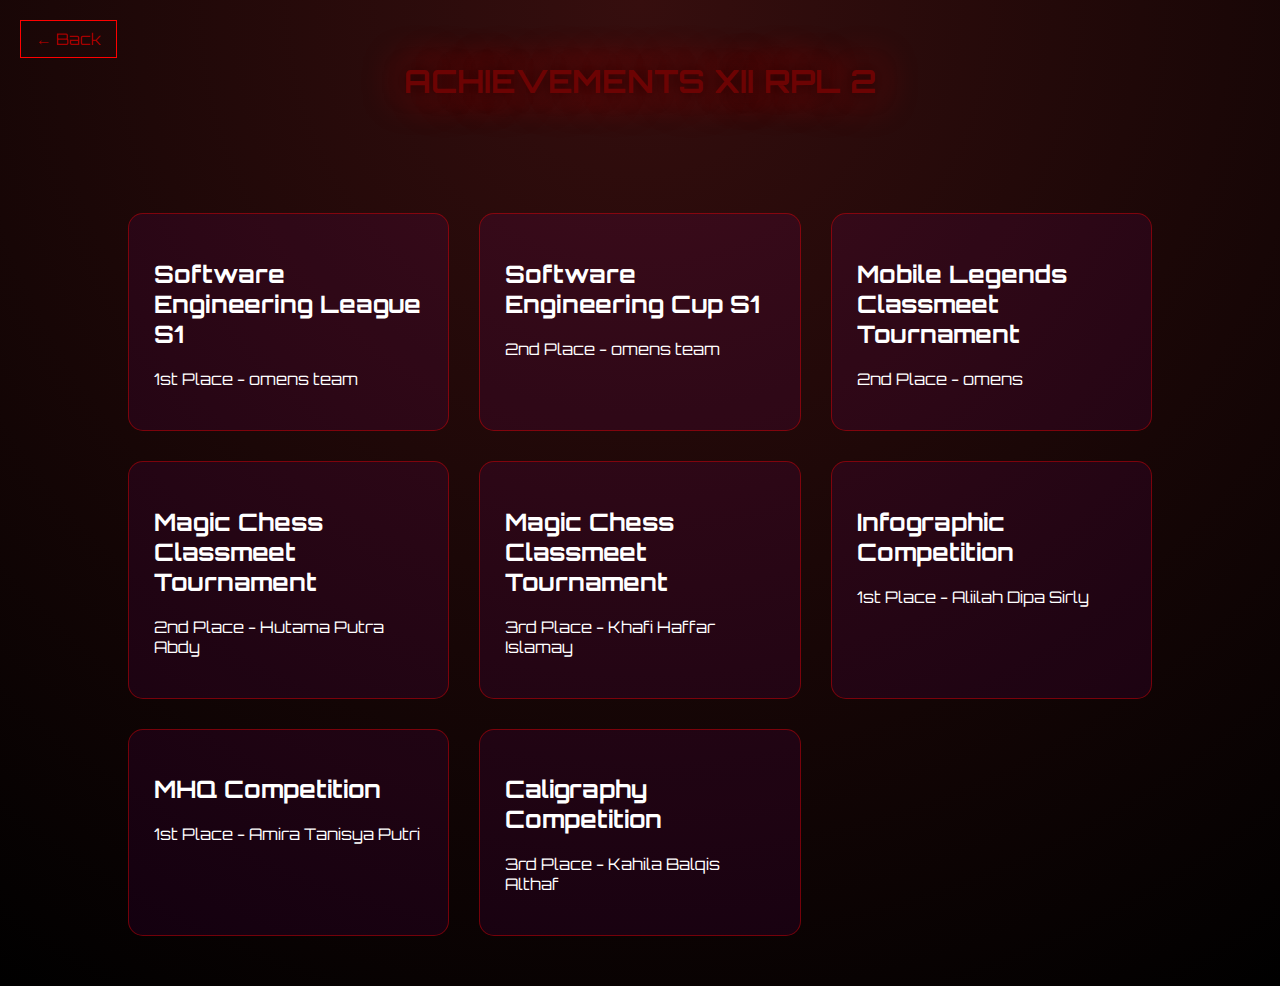
<file: project website/achievements.html>
<!DOCTYPE html>
<html lang="en">
<head>
<meta charset="UTF-8">
<title>Achievements | setwo.nexus</title>
<meta name="viewport" content="width=device-width, initial-scale=1.0">
<link href="https://fonts.googleapis.com/css2?family=Orbitron:wght@400;700&display=swap" rel="stylesheet">

<style>
body{
  margin:0;
  background: radial-gradient(circle at top,#360e0e,#000);
  font-family:'Orbitron',sans-serif;
  color:white;
}

h1{
  text-align:center;
  padding:40px 0;
  color:#6c0303;
  text-shadow:0 0 20px #010001,0 0 40px red;
}

.back-btn{
  position:fixed;
  top:20px;
  left:20px;
  text-decoration:none;
  color:#a80000;
  border:1px solid #ff0000;
  padding:8px 15px;
}

.achievement-container{
  padding:50px 10%;
  display:grid;
  grid-template-columns:repeat(auto-fit,minmax(250px,1fr));
  gap:30px;
}

.achievement{
  background:rgba(255,0,255,0.06);
  border:1px solid rgba(255,0,0,0.4);
  padding:25px;
  border-radius:15px;
  transition:0.4s;
}

.achievement:hover{
  box-shadow:0 0 20px #ff00ff,0 0 40px red;
  transform:translateY(-10px);
}
</style>
</head>

<body>

<a href="explore.html" class="back-btn">← Back</a>

<h1>ACHIEVEMENTS XII RPL 2</h1>

<div class="achievement-container">

  <div class="achievement">
    <h2>Software Engineering League S1</h2>
    <p>1st Place - omens team</p>
  </div>

  <div class="achievement">
    <h2>Software Engineering Cup S1</h2>
    <p>2nd Place - omens team</p>
  </div>

  <div class="achievement">
    <h2>Mobile Legends Classmeet Tournament</h2>
    <p>2nd Place - omens</p>
  </div>

  <div class="achievement">
    <h2>Magic Chess Classmeet Tournament</h2>
    <p>2nd Place - Hutama Putra Abdy</p>
  </div>

  <div class="achievement">
    <h2>Magic Chess Classmeet Tournament</h2>
    <p>3rd Place - Khafi Haffar Islamay</p>
  </div>

   <div class="achievement">
    <h2>Infographic Competition</h2>
    <p>1st Place - Aliilah Dipa Sirly</p>
  </div>

  <div class="achievement">
    <h2>MHQ Competition</h2>
    <p>1st Place - Amira Tanisya Putri</p>
  </div>

  <div class="achievement">
    <h2>Caligraphy Competition</h2>
    <p>3rd Place - Kahila Balqis Althaf</p>
  </div>

</div>

</body>
</html>
</file>
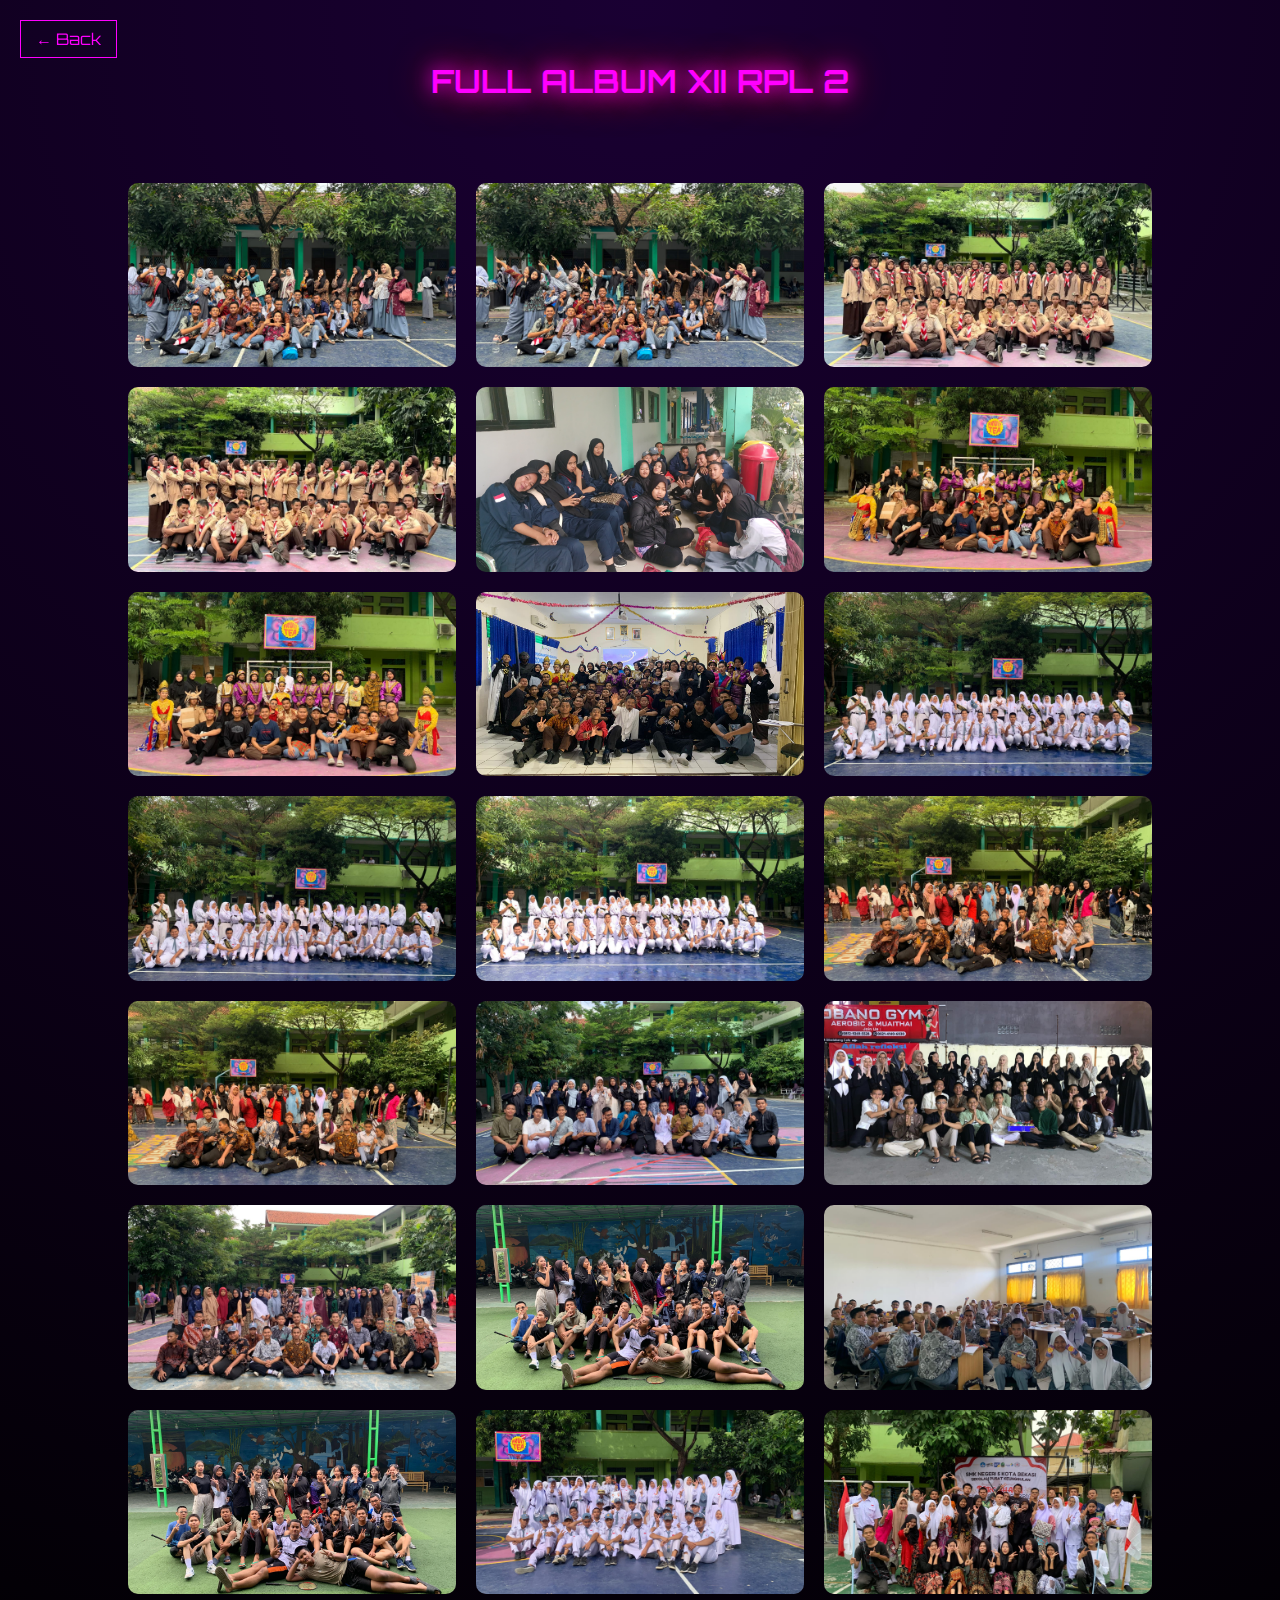
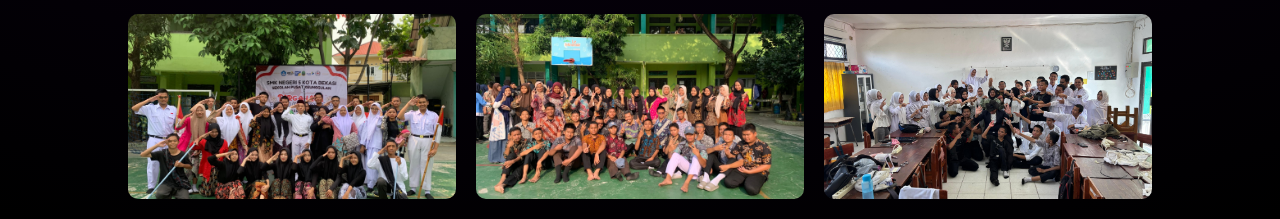
<file: project website/album.html>
<!DOCTYPE html>
<html lang="en">
<head>
<meta charset="UTF-8">
<title>Full Album | setwo.nexus</title>
<meta name="viewport" content="width=device-width, initial-scale=1.0">

<link href="https://fonts.googleapis.com/css2?family=Orbitron:wght@400;700&display=swap" rel="stylesheet">

<style>
body{
  margin:0;
  background: radial-gradient(circle at top,#1a0033,#000);
  font-family:'Orbitron',sans-serif;
  color:white;
}

h1{
  text-align:center;
  padding:40px 0;
  color:#ff00ff;
  text-shadow:0 0 20px #ff00ff,0 0 40px red;
}

.back-btn{
  position:fixed;
  top:20px;
  left:20px;
  text-decoration:none;
  color:#ff00ff;
  border:1px solid #ff00ff;
  padding:8px 15px;
}

.gallery{
  padding:20px 10%;
  display:grid;
  grid-template-columns:repeat(auto-fit,minmax(250px,1fr));
  gap:20px;
}

.gallery img{
  width:100%;
  cursor:pointer;
  border-radius:10px;
  transition:0.3s;
  width: 100%;
  aspect-ratio: 16/9;
  object-fit: cover;
}

.gallery img:hover{
  box-shadow:0 0 20px #ff00ff,0 0 40px red;
  transform:scale(1.05);
}

/* POPUP */
.popup{
  display:none;
  position:fixed;
  inset:0;
  background:rgba(0,0,0,0.8);
  justify-content:center;
  align-items:center;
}

.popup img{
  max-width:80%;
  border-radius:10px;
}

.close{
  position:absolute;
  top:30px;
  right:40px;
  font-size:2rem;
  cursor:pointer;
  color:#ff00ff;
}

@media(max-width:768px){
  .gallery{
    grid-template-columns:repeat(2,1fr);
  }
}
</style>
</head>

<body>

<a href="explore.html" class="back-btn">← Back</a>

<h1>FULL ALBUM XII RPL 2</h1>

<div class="gallery">
  <img src="album/doksikelas1.jpeg">
  <img src="album/doksikelas2.jpeg">
  <img src="album/doksikelas3.jpeg">
  <img src="album/doksikelas4.jpeg">
  <img src="album/doksikelas5.jpeg">
  <img src="album/doksikelas6.jpeg">
  <img src="album/doksikelas7.jpeg">
  <img src="album/doksikelas8.jpeg">
  <img src="album/doksikelas9.jpeg">
  <img src="album/doksikelas10.jpeg">
  <img src="album/doksikelas11.jpeg">
  <img src="album/doksikelas12.jpeg">
  <img src="album/doksikelas13.jpeg">
  <img src="album/doksikelas14.jpeg">
  <img src="album/doksikelas15.jpeg">
  <img src="album/doksikelas16.jpeg">
  <img src="album/doksikelas17.jpeg">
  <img src="album/doksikelas18.jpeg">
  <img src="album/doksikelas19.jpeg">
  <img src="album/doksikelas20.jpeg">
  <img src="album/doksikelas21.jpeg">
  <img src="album/doksikelas22.jpeg">
  <img src="album/doksikelas23.jpeg">
  <img src="album/doksikelas24.jpeg">
</div>

<div class="popup" id="popup">
  <span class="close" id="close">&times;</span>
  <img id="popupImg">
</div>

<script>
const images=document.querySelectorAll(".gallery img");
const popup=document.getElementById("popup");
const popupImg=document.getElementById("popupImg");
const close=document.getElementById("close");

images.forEach(img=>{
  img.addEventListener("click",()=>{
    popup.style.display="flex";
    popupImg.src=img.src;
  });
});

close.onclick=()=>popup.style.display="none";
</script>

</body>
</html>
</file>
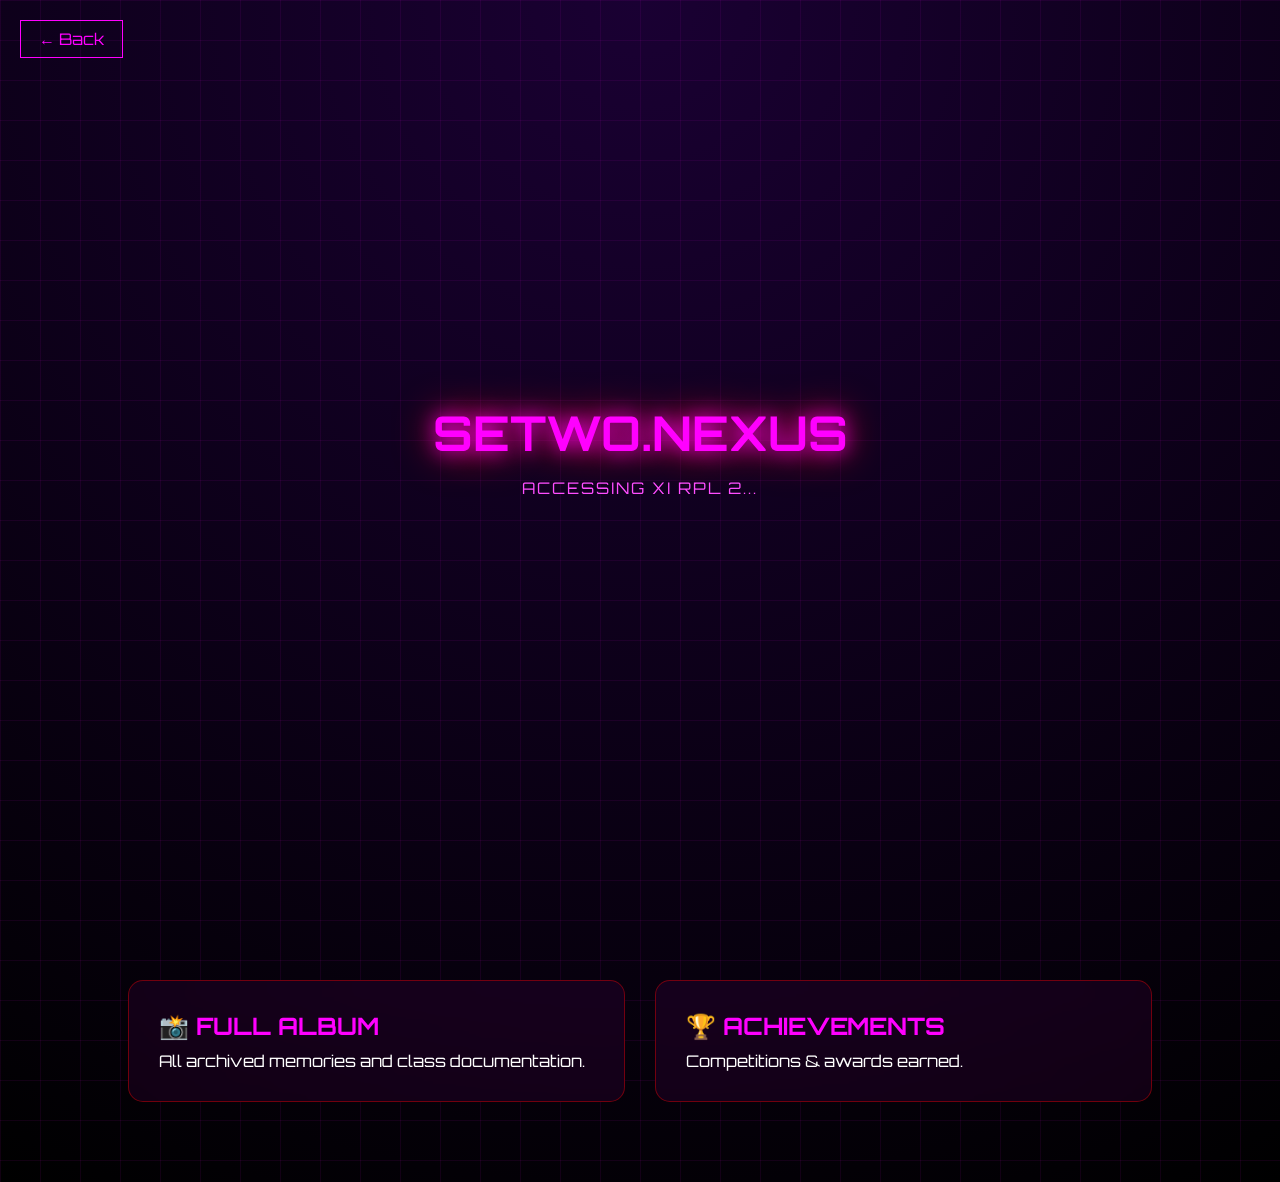
<file: project website/explore.html>
<!DOCTYPE html>
<html lang="en">
<head>
<meta charset="UTF-8">
<title>explore | setwo.nexus</title>
<meta name="viewport" content="width=device-width, initial-scale=1.0">

<link href="https://fonts.googleapis.com/css2?family=Orbitron:wght@400;700&display=swap" rel="stylesheet">

<style>
*{
  margin:0;
  padding:0;
  box-sizing:border-box;
}

body{
  background: radial-gradient(circle at top, #1a0033, #000000);
  font-family: 'Orbitron', sans-serif;
  color:#fff;
  overflow-x:hidden;
}

/* MOVING DIGITAL GRID */
body::before{
  content:"";
  position:fixed;
  width:200%;
  height:200%;
  background-image:
  linear-gradient(rgba(255,0,255,0.07) 1px, transparent 1px),
  linear-gradient(90deg, rgba(255,0,255,0.07) 1px, transparent 1px);
  background-size:40px 40px;
  animation: moveGrid 25s linear infinite;
  z-index:-1;
}

@keyframes moveGrid{
  from{transform:translate(0,0);}
  to{transform:translate(-40px,-40px);}
}

/* BACK BUTTON */
.back-btn{
  position:fixed;
  top:20px;
  left:20px;
  text-decoration:none;
  color:#ff00ff;
  border:1px solid #ff00ff;
  padding:8px 18px;
  transition:0.3s;
}

.back-btn:hover{
  box-shadow:0 0 15px #ff00ff, 0 0 30px red;
}

/* HERO */
.hero{
  min-height:100vh;
  display:flex;
  flex-direction:column;
  justify-content:center;
  align-items:center;
  text-align:center;
}

.hero h1{
  font-size:3rem;
  color:#ff00ff;
  text-shadow:0 0 20px #ff00ff, 0 0 40px red;
  animation:pulseGlow 2s infinite alternate;
}

.hero p{
  margin-top:15px;
  color:#ff4dff;
  letter-spacing:2px;
}

@keyframes pulseGlow{
  from{ text-shadow:0 0 10px #ff00ff; }
  to{ text-shadow:0 0 30px red, 0 0 50px #ff00ff; }
}

/* CARD SECTION */
.card-container{
  padding:80px 10%;
  display:grid;
  grid-template-columns:repeat(auto-fit,minmax(250px,1fr));
  gap:30px;
}

.card{
  background:rgba(255,0,255,0.06);
  border:1px solid rgba(255,0,0,0.4);
  backdrop-filter:blur(15px);
  padding:30px;
  border-radius:15px;
  transition:0.4s;
  cursor:pointer;
}

.card h2{
  color:#ff00ff;
  margin-bottom:10px;
}

.card:hover{
  transform:translateY(-10px) scale(1.05);
  box-shadow:0 0 25px #ff00ff, 0 0 60px red;
}

/* RESPONSIVE */
@media(max-width:768px){
  .hero h1{
    font-size:2rem;
  }
}

.card{
  text-decoration:none;
  color:white;
  display:block;
}

</style>
</head>

<body>

<a href="index.html" class="back-btn">← Back</a>

<section class="hero">
  <h1>SETWO.NEXUS</h1>
  <p>ACCESSING XI RPL 2...</p>
</section>

<section class="card-container">

  <a href="album.html" class="card">
    <h2>📸 FULL ALBUM</h2>
    <p>All archived memories and class documentation.</p>
  </a>

  <a href="achievements.html" class="card">
    <h2>🏆 ACHIEVEMENTS</h2>
    <p>Competitions & awards earned.</p>
  </a>

</section>

</body>
</html>
</file>
